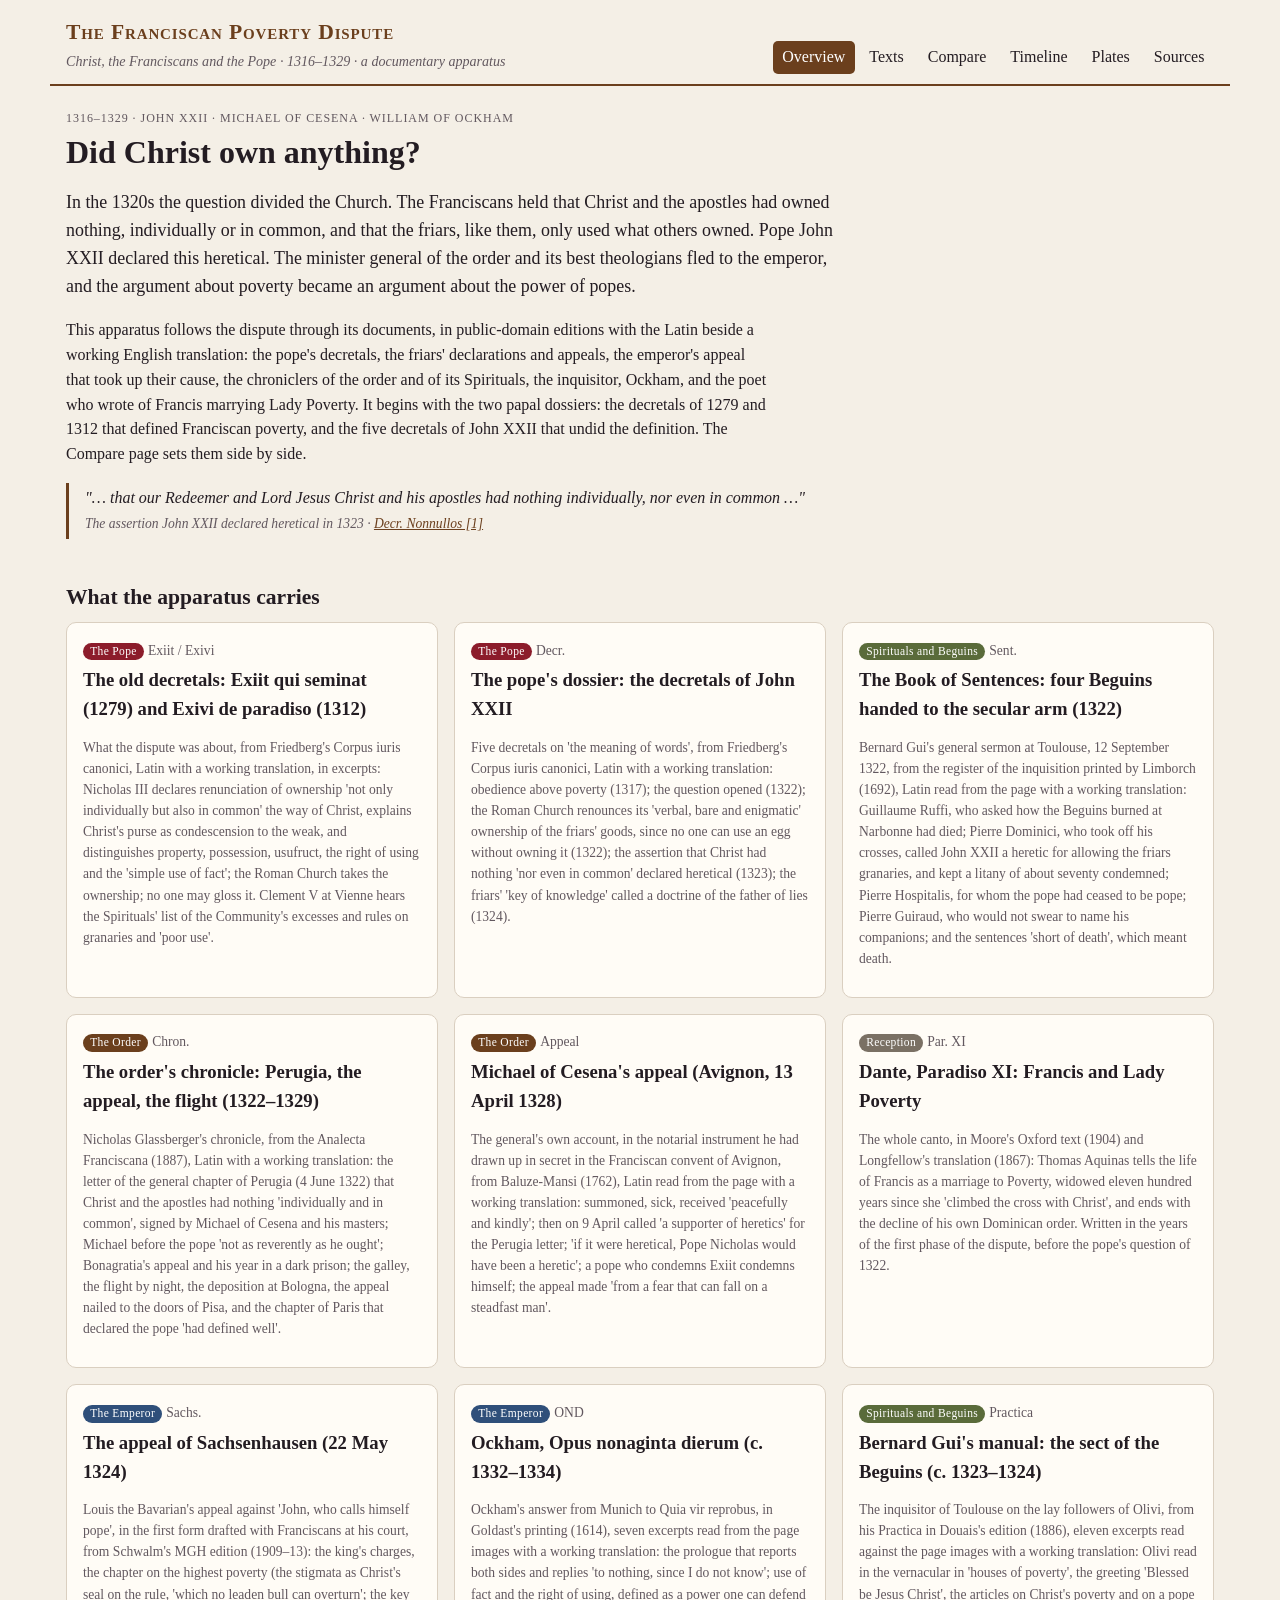
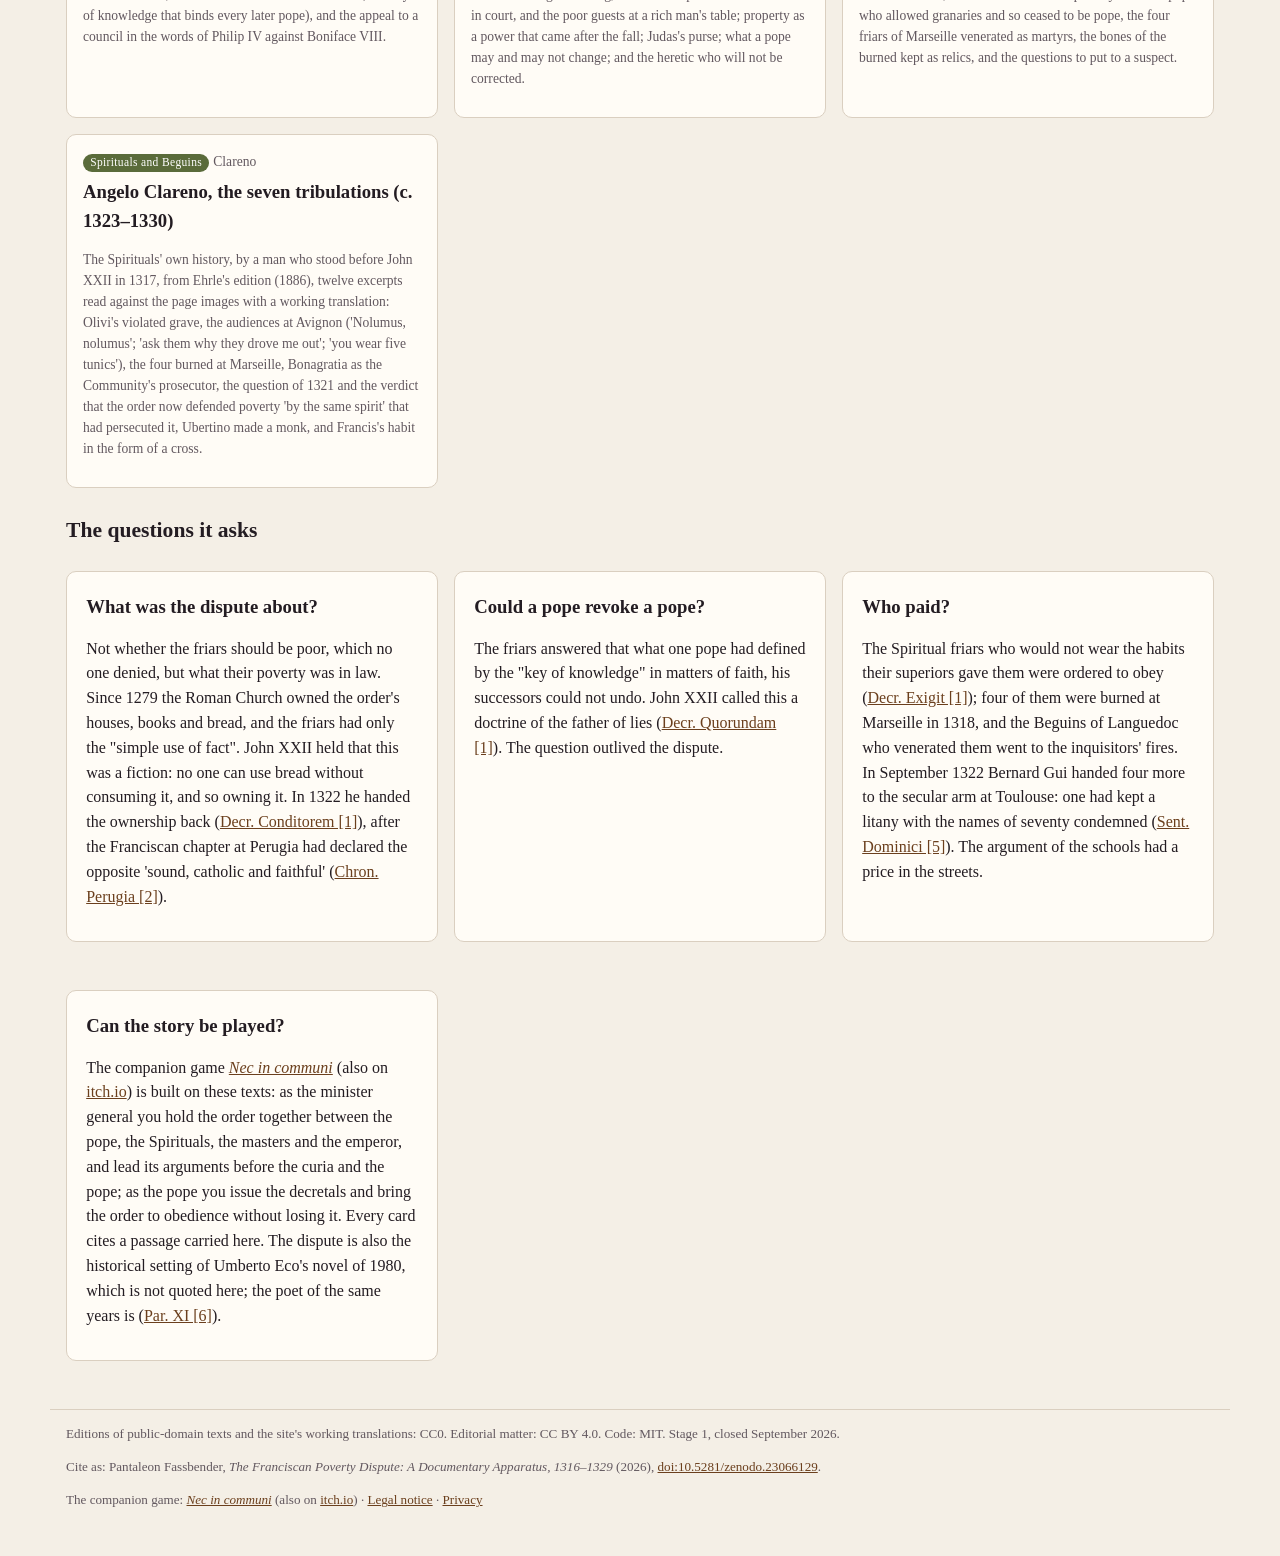
<file: index.html>
<!doctype html>
<html lang="en">
<head>
<meta charset="utf-8">
<meta name="viewport" content="width=device-width, initial-scale=1">
<title>The Franciscan Poverty Dispute</title>
<meta name="description" content="A documentary apparatus for the Franciscan poverty dispute, 1316–1329: the decretals of John XXII, the friars' declarations and appeals, the chronicles and the inquisitor, in public-domain editions with the Latin beside the English.">
<meta property="og:type" content="website">
<meta property="og:url" content="https://the-poverty-dispute.netlify.app/">
<meta property="og:title" content="The Franciscan Poverty Dispute">
<meta property="og:description" content="Did Christ own anything? The dispute between John XXII and the Franciscans, 1316–1329, in its documents, with the Latin beside a working English translation.">
<link rel="stylesheet" href="style.css">
</head>
<body>
<header class="top">
  <a class="brand" href="#/">
    <strong>The Franciscan Poverty Dispute</strong>
    <em>Christ, the Franciscans and the Pope · 1316–1329 · a documentary apparatus</em>
  </a>
  <nav>
    <a href="#/">Overview</a>
    <a href="#/texts">Texts</a>
    <a href="#/compare" id="navCompare" hidden>Compare</a>
    <a href="#/timeline">Timeline</a>
    <a href="#/plates" id="navPlates" hidden>Plates</a>
    <a href="#/sources">Sources</a>
  </nav>
</header>
<main id="view" aria-live="polite"></main>
<footer>
  <p>Editions of public-domain texts and the site's working translations: CC0. Editorial matter: CC BY 4.0. Code: MIT. Stage 1, closed September 2026.</p>
  <p>Cite as: Pantaleon Fassbender, <em>The Franciscan Poverty Dispute: A Documentary Apparatus, 1316–1329</em> (2026), <a href="https://doi.org/10.5281/zenodo.23066129">doi:10.5281/zenodo.23066129</a>.</p>
  <p>The companion game: <a href="https://nec-in-communi.netlify.app/" target="_blank" rel="noopener"><em>Nec in communi</em></a> (also on <a href="https://leofassb.itch.io/nec-in-communi" target="_blank" rel="noopener">itch.io</a>) · <a href="legal.html#notice">Legal notice</a> · <a href="legal.html#privacy">Privacy</a></p>
</footer>
<script src="app.js"></script>
</body>
</html>
</file>
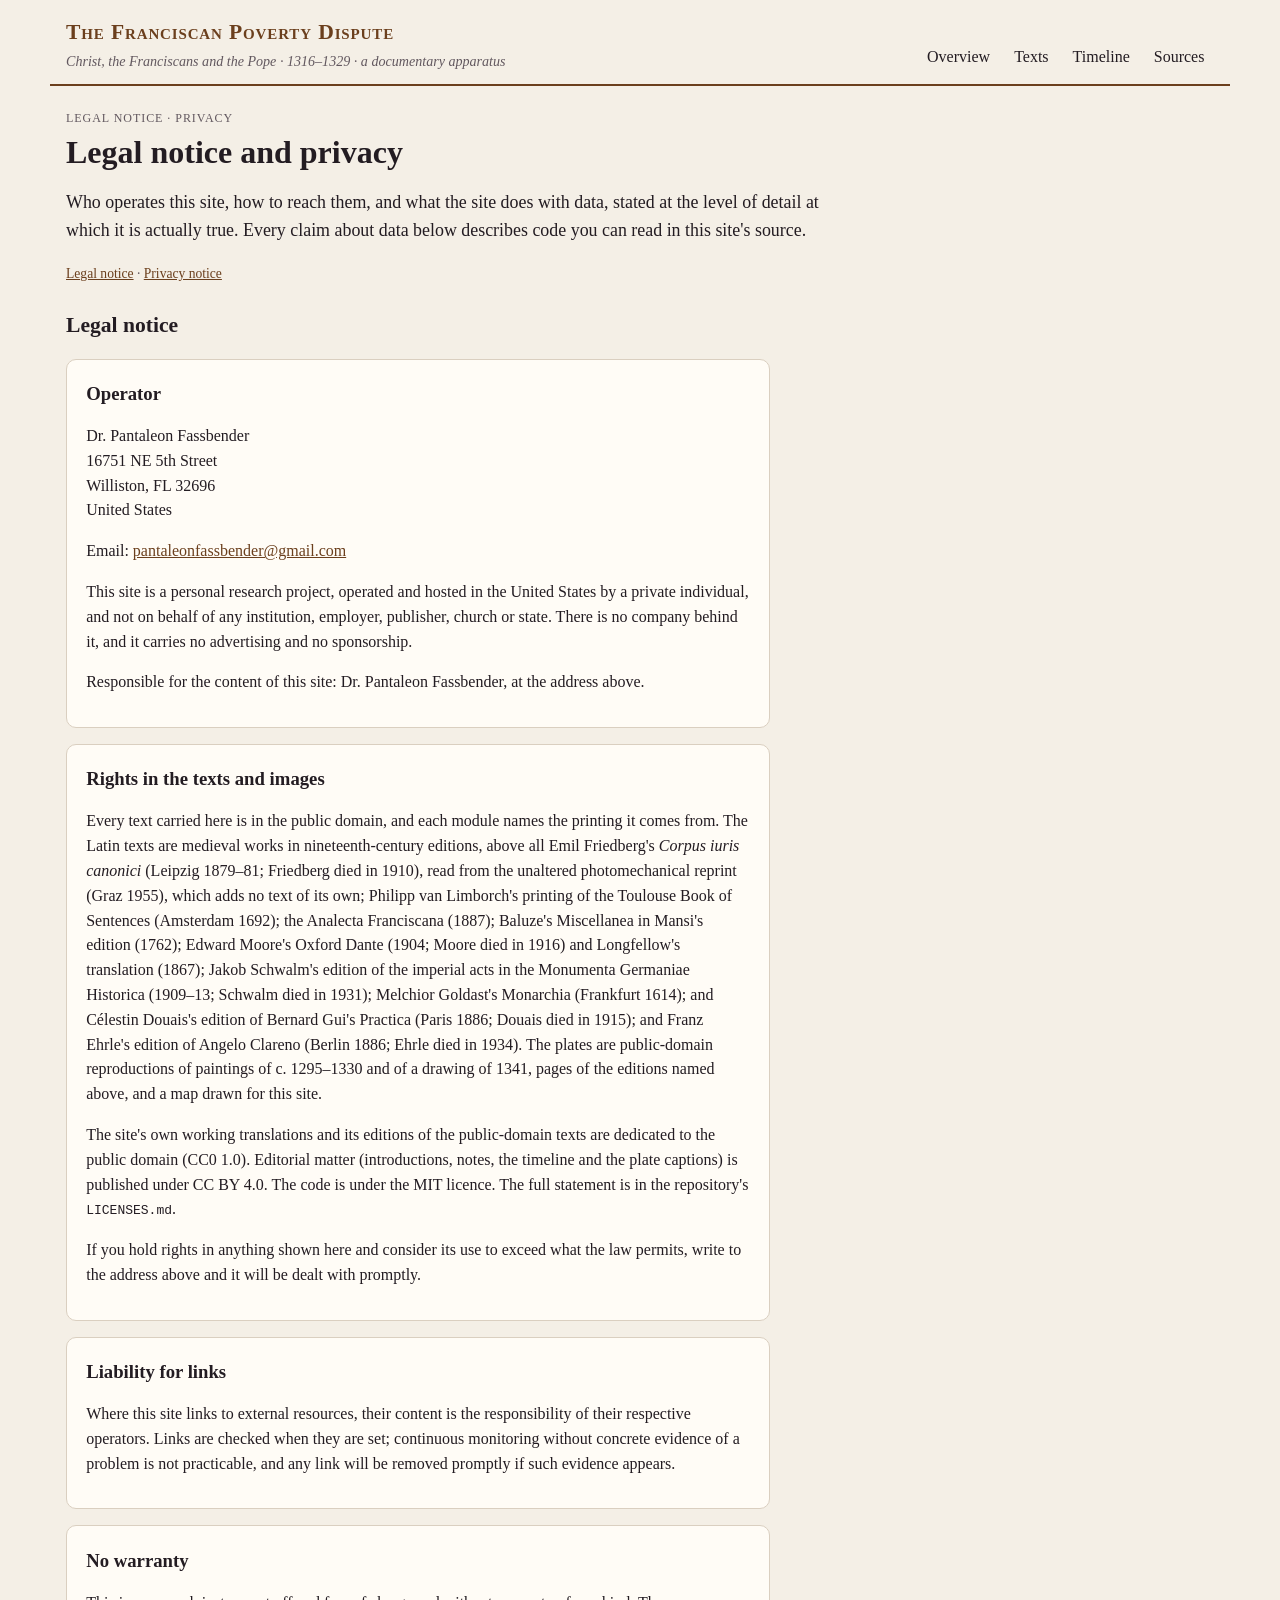
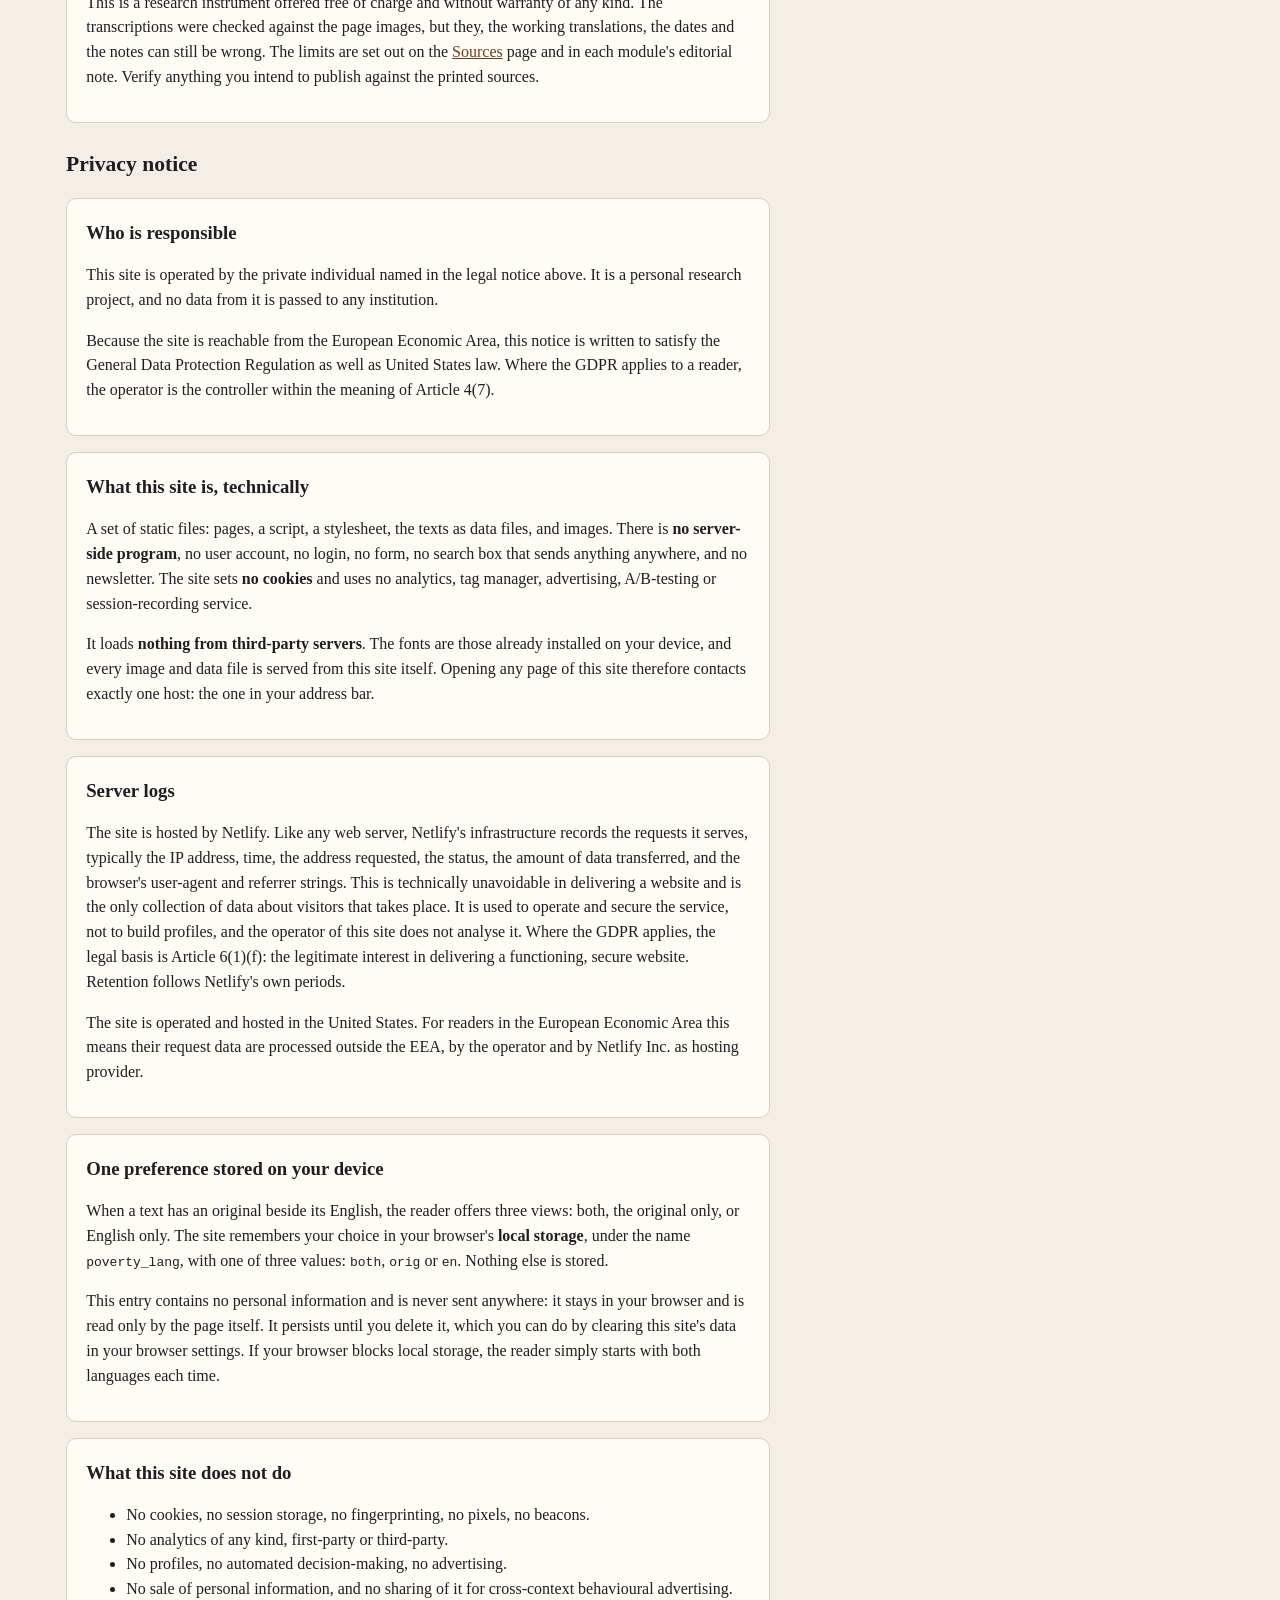
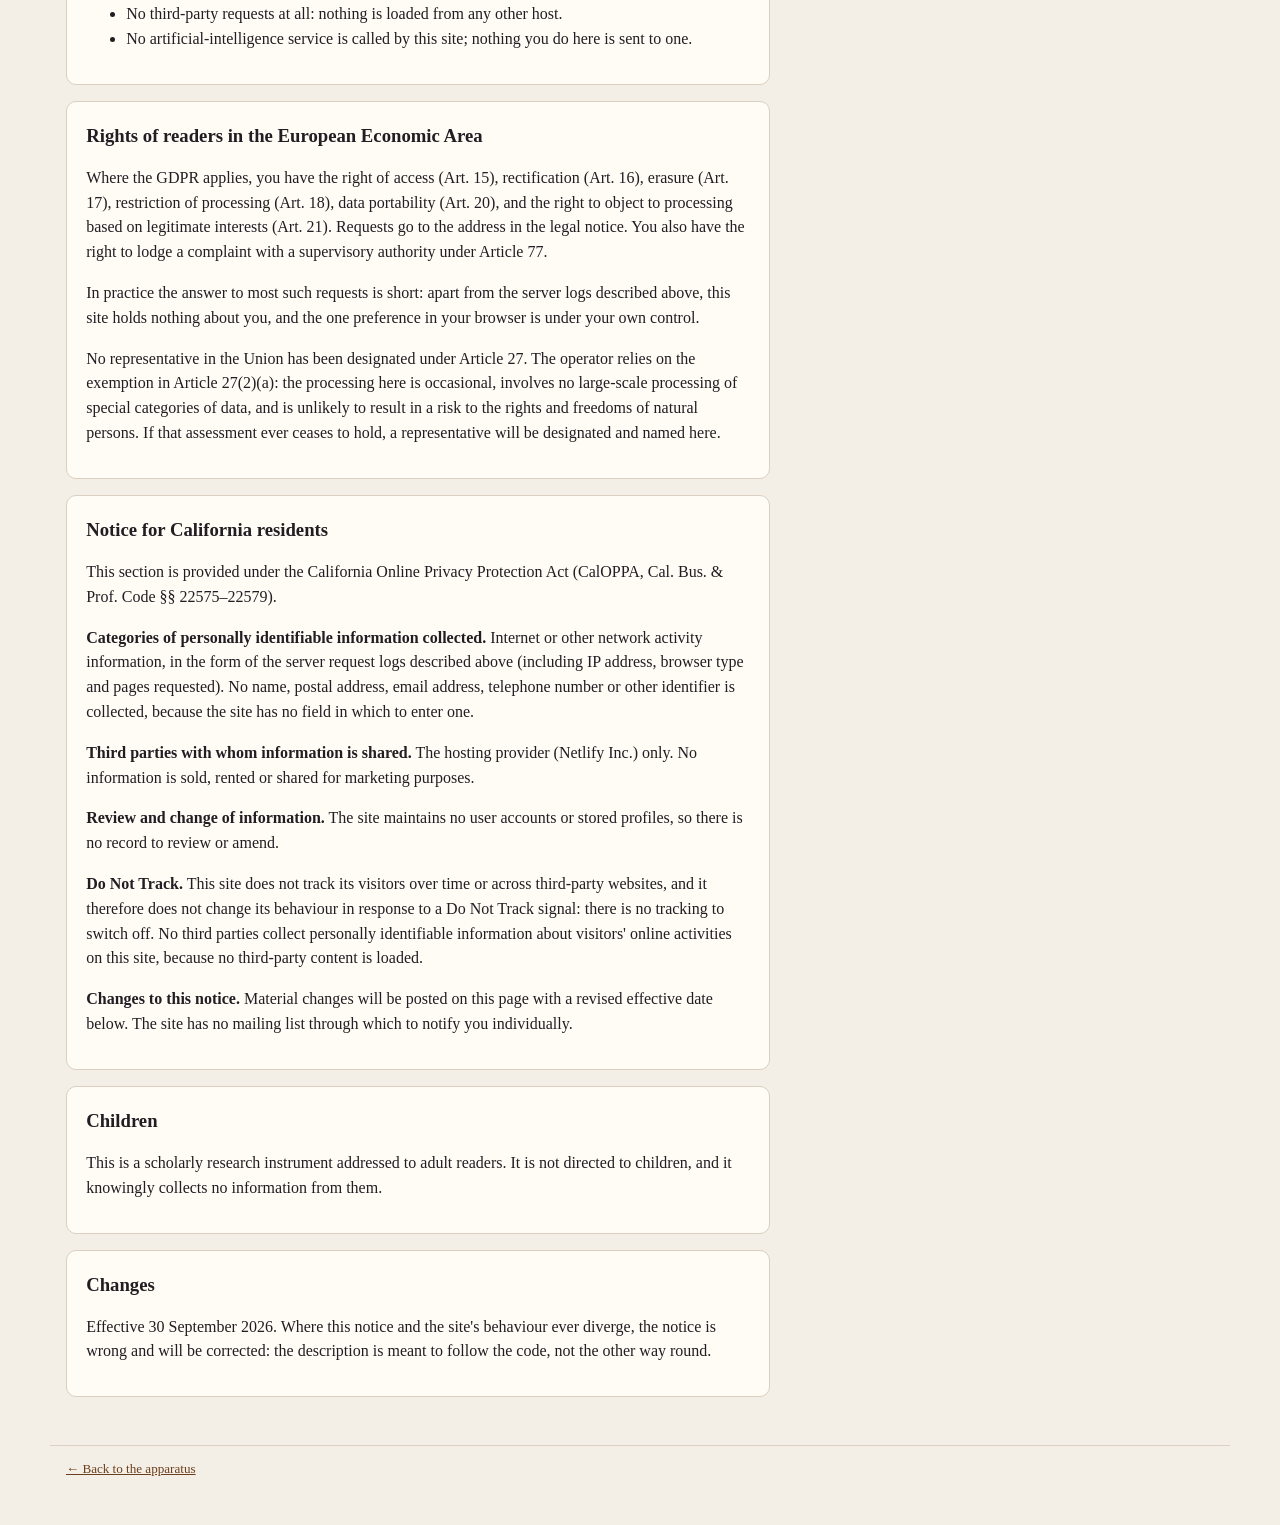
<file: legal.html>
<!doctype html>
<html lang="en">
<head>
<meta charset="utf-8">
<meta name="viewport" content="width=device-width, initial-scale=1">
<title>Legal notice and privacy · The Franciscan Poverty Dispute</title>
<meta name="description" content="Who operates this site, how to reach them, and what the site does with data.">
<link rel="stylesheet" href="style.css">
</head>
<body>
<header class="top">
  <a class="brand" href="index.html#/">
    <strong>The Franciscan Poverty Dispute</strong>
    <em>Christ, the Franciscans and the Pope · 1316–1329 · a documentary apparatus</em>
  </a>
  <nav>
    <a href="index.html#/">Overview</a>
    <a href="index.html#/texts">Texts</a>
    <a href="index.html#/timeline">Timeline</a>
    <a href="index.html#/sources">Sources</a>
  </nav>
</header>
<main>
  <span class="tag">Legal notice · Privacy</span>
  <h1>Legal notice and privacy</h1>
  <p class="lede">Who operates this site, how to reach them, and what the site does with data, stated at the level of detail at which it is actually true. Every claim about data below describes code you can read in this site's source.</p>
  <p class="fine"><a href="#notice">Legal notice</a> · <a href="#privacy">Privacy notice</a></p>

  <h2 id="notice">Legal notice</h2>

  <div class="panel readable"><h3>Operator</h3>
    <p>Dr. Pantaleon Fassbender<br>16751 NE 5th Street<br>Williston, FL 32696<br>United States</p>
    <p>Email: <a href="mailto:pantaleonfassbender@gmail.com">pantaleonfassbender@gmail.com</a></p>
    <p>This site is a personal research project, operated and hosted in the United States by a private individual, and not on behalf of any institution, employer, publisher, church or state. There is no company behind it, and it carries no advertising and no sponsorship.</p>
    <p>Responsible for the content of this site: Dr. Pantaleon Fassbender, at the address above.</p>
  </div>

  <div class="panel readable"><h3>Rights in the texts and images</h3>
    <p>Every text carried here is in the public domain, and each module names the printing it comes from. The Latin texts are medieval works in nineteenth-century editions, above all Emil Friedberg's <i>Corpus iuris canonici</i> (Leipzig 1879–81; Friedberg died in 1910), read from the unaltered photomechanical reprint (Graz 1955), which adds no text of its own; Philipp van Limborch's printing of the Toulouse Book of Sentences (Amsterdam 1692); the Analecta Franciscana (1887); Baluze's Miscellanea in Mansi's edition (1762); Edward Moore's Oxford Dante (1904; Moore died in 1916) and Longfellow's translation (1867); Jakob Schwalm's edition of the imperial acts in the Monumenta Germaniae Historica (1909–13; Schwalm died in 1931); Melchior Goldast's Monarchia (Frankfurt 1614); and Célestin Douais's edition of Bernard Gui's Practica (Paris 1886; Douais died in 1915); and Franz Ehrle's edition of Angelo Clareno (Berlin 1886; Ehrle died in 1934). The plates are public-domain reproductions of paintings of c. 1295–1330 and of a drawing of 1341, pages of the editions named above, and a map drawn for this site.</p>
    <p>The site's own working translations and its editions of the public-domain texts are dedicated to the public domain (CC0 1.0). Editorial matter (introductions, notes, the timeline and the plate captions) is published under CC BY 4.0. The code is under the MIT licence. The full statement is in the repository's <code>LICENSES.md</code>.</p>
    <p>If you hold rights in anything shown here and consider its use to exceed what the law permits, write to the address above and it will be dealt with promptly.</p>
  </div>

  <div class="panel readable"><h3>Liability for links</h3>
    <p>Where this site links to external resources, their content is the responsibility of their respective operators. Links are checked when they are set; continuous monitoring without concrete evidence of a problem is not practicable, and any link will be removed promptly if such evidence appears.</p>
  </div>

  <div class="panel readable"><h3>No warranty</h3>
    <p>This is a research instrument offered free of charge and without warranty of any kind. The transcriptions were checked against the page images, but they, the working translations, the dates and the notes can still be wrong. The limits are set out on the <a href="index.html#/sources">Sources</a> page and in each module's editorial note. Verify anything you intend to publish against the printed sources.</p>
  </div>

  <h2 id="privacy">Privacy notice</h2>

  <div class="panel readable"><h3>Who is responsible</h3>
    <p>This site is operated by the private individual named in the legal notice above. It is a personal research project, and no data from it is passed to any institution.</p>
    <p>Because the site is reachable from the European Economic Area, this notice is written to satisfy the General Data Protection Regulation as well as United States law. Where the GDPR applies to a reader, the operator is the controller within the meaning of Article 4(7).</p>
  </div>

  <div class="panel readable"><h3>What this site is, technically</h3>
    <p>A set of static files: pages, a script, a stylesheet, the texts as data files, and images. There is <strong>no server-side program</strong>, no user account, no login, no form, no search box that sends anything anywhere, and no newsletter. The site sets <strong>no cookies</strong> and uses no analytics, tag manager, advertising, A/B-testing or session-recording service.</p>
    <p>It loads <strong>nothing from third-party servers</strong>. The fonts are those already installed on your device, and every image and data file is served from this site itself. Opening any page of this site therefore contacts exactly one host: the one in your address bar.</p>
  </div>

  <div class="panel readable"><h3>Server logs</h3>
    <p>The site is hosted by Netlify. Like any web server, Netlify's infrastructure records the requests it serves, typically the IP address, time, the address requested, the status, the amount of data transferred, and the browser's user-agent and referrer strings. This is technically unavoidable in delivering a website and is the only collection of data about visitors that takes place. It is used to operate and secure the service, not to build profiles, and the operator of this site does not analyse it. Where the GDPR applies, the legal basis is Article 6(1)(f): the legitimate interest in delivering a functioning, secure website. Retention follows Netlify's own periods.</p>
    <p>The site is operated and hosted in the United States. For readers in the European Economic Area this means their request data are processed outside the EEA, by the operator and by Netlify Inc. as hosting provider.</p>
  </div>

  <div class="panel readable"><h3>One preference stored on your device</h3>
    <p>When a text has an original beside its English, the reader offers three views: both, the original only, or English only. The site remembers your choice in your browser's <strong>local storage</strong>, under the name <code>poverty_lang</code>, with one of three values: <code>both</code>, <code>orig</code> or <code>en</code>. Nothing else is stored.</p>
    <p>This entry contains no personal information and is never sent anywhere: it stays in your browser and is read only by the page itself. It persists until you delete it, which you can do by clearing this site's data in your browser settings. If your browser blocks local storage, the reader simply starts with both languages each time.</p>
  </div>

  <div class="panel readable"><h3>What this site does not do</h3>
    <ul>
      <li>No cookies, no session storage, no fingerprinting, no pixels, no beacons.</li>
      <li>No analytics of any kind, first-party or third-party.</li>
      <li>No profiles, no automated decision-making, no advertising.</li>
      <li>No sale of personal information, and no sharing of it for cross-context behavioural advertising.</li>
      <li>No third-party requests at all: nothing is loaded from any other host.</li>
      <li>No artificial-intelligence service is called by this site; nothing you do here is sent to one.</li>
    </ul>
  </div>

  <div class="panel readable"><h3>Rights of readers in the European Economic Area</h3>
    <p>Where the GDPR applies, you have the right of access (Art. 15), rectification (Art. 16), erasure (Art. 17), restriction of processing (Art. 18), data portability (Art. 20), and the right to object to processing based on legitimate interests (Art. 21). Requests go to the address in the legal notice. You also have the right to lodge a complaint with a supervisory authority under Article 77.</p>
    <p>In practice the answer to most such requests is short: apart from the server logs described above, this site holds nothing about you, and the one preference in your browser is under your own control.</p>
    <p>No representative in the Union has been designated under Article 27. The operator relies on the exemption in Article 27(2)(a): the processing here is occasional, involves no large-scale processing of special categories of data, and is unlikely to result in a risk to the rights and freedoms of natural persons. If that assessment ever ceases to hold, a representative will be designated and named here.</p>
  </div>

  <div class="panel readable"><h3>Notice for California residents</h3>
    <p>This section is provided under the California Online Privacy Protection Act (CalOPPA, Cal. Bus. &amp; Prof. Code §§ 22575–22579).</p>
    <p><strong>Categories of personally identifiable information collected.</strong> Internet or other network activity information, in the form of the server request logs described above (including IP address, browser type and pages requested). No name, postal address, email address, telephone number or other identifier is collected, because the site has no field in which to enter one.</p>
    <p><strong>Third parties with whom information is shared.</strong> The hosting provider (Netlify Inc.) only. No information is sold, rented or shared for marketing purposes.</p>
    <p><strong>Review and change of information.</strong> The site maintains no user accounts or stored profiles, so there is no record to review or amend.</p>
    <p><strong>Do Not Track.</strong> This site does not track its visitors over time or across third-party websites, and it therefore does not change its behaviour in response to a Do Not Track signal: there is no tracking to switch off. No third parties collect personally identifiable information about visitors' online activities on this site, because no third-party content is loaded.</p>
    <p><strong>Changes to this notice.</strong> Material changes will be posted on this page with a revised effective date below. The site has no mailing list through which to notify you individually.</p>
  </div>

  <div class="panel readable"><h3>Children</h3>
    <p>This is a scholarly research instrument addressed to adult readers. It is not directed to children, and it knowingly collects no information from them.</p>
  </div>

  <div class="panel readable"><h3>Changes</h3>
    <p>Effective 30 September 2026. Where this notice and the site's behaviour ever diverge, the notice is wrong and will be corrected: the description is meant to follow the code, not the other way round.</p>
  </div>
</main>
<footer>
  <p><a href="index.html#/">← Back to the apparatus</a></p>
</footer>
</body>
</html>
</file>
<file: style.css>
:root{
  --paper:#f4efe6; --panel:#fffcf6; --ink:#231c22; --ink2:#62585f; --line:#dacfc0;
  --red:#6b3f1d; --gold:#8a6d2f; --sea:#2f5d62;
  --papacy:#8c1c2b; --order:#6b3f1d; --spirituals:#5a6b3a; --empire:#2f4f7a; --reception:#7a7064;
  --serif:"Iowan Old Style","Palatino Linotype",Palatino,"Book Antiqua",Georgia,serif;
}
*{box-sizing:border-box}
body{margin:0; background:var(--paper); color:var(--ink); font-family:var(--serif); line-height:1.55}
a{color:var(--red)}
.top{display:flex; justify-content:space-between; align-items:flex-end; flex-wrap:wrap; gap:.6rem 1.5rem;
  max-width:1180px; margin:0 auto; padding:1rem 16px .6rem; border-bottom:2px solid var(--red)}
.brand{text-decoration:none; color:inherit}
.brand strong{display:block; font-size:1.35rem; color:var(--red); font-variant:small-caps; letter-spacing:.04em}
.brand em{font-size:.88rem; color:var(--ink2)}
.top nav{display:flex; gap:.3rem; flex-wrap:wrap}
.top nav a{text-decoration:none; color:var(--ink); padding:.25rem .6rem; border-radius:5px}
.top nav a.on{background:var(--red); color:#fff}
main{max-width:1180px; margin:0 auto; padding:1.2rem 16px 2rem}
footer{max-width:1180px; margin:0 auto; padding:0 16px 2rem; font-size:.82rem; color:var(--ink2); border-top:1px solid var(--line)}
h1{font-size:2rem; margin:.2rem 0 .6rem; line-height:1.2}
h2{font-size:1.35rem; margin:1.6rem 0 .5rem}
h3{margin:.2rem 0 .3rem}
.lede{font-size:1.12rem; max-width:48rem}
.fine{font-size:.85rem; color:var(--ink2)}
.tag{font-size:.75rem; letter-spacing:.08em; text-transform:uppercase; color:var(--ink2)}
.panel{background:var(--panel); border:1px solid var(--line); border-radius:10px; padding:1rem 1.2rem; margin:1rem 0}
.readable{max-width:44rem}
.grid{display:grid; gap:1rem}
.g2{grid-template-columns:repeat(auto-fill,minmax(300px,1fr))}
.g4{grid-template-columns:repeat(auto-fill,minmax(210px,1fr))}
.card{background:var(--panel); border:1px solid var(--line); border-radius:10px; padding:.9rem 1rem; text-decoration:none; color:inherit; display:block}
a.card:hover{border-color:var(--red)}
.card.planned{opacity:.72; border-style:dashed}
.side{display:inline-block; font-size:.72rem; padding:0 .45rem; border-radius:99px; color:#fff; letter-spacing:.03em}
.side.papacy{background:var(--papacy)} .side.order{background:var(--order)} .side.spirituals{background:var(--spirituals)}
.side.empire{background:var(--empire)} .side.reception{background:var(--reception)}
.hero{display:grid; grid-template-columns:minmax(0,1.5fr) minmax(0,1fr); gap:1.5rem; align-items:start}
.hero.one{grid-template-columns:1fr}
.hero img{width:100%; border-radius:8px; border:1px solid var(--line)}
figure{margin:0}
figcaption{font-size:.85rem; color:var(--ink2); margin-top:.4rem}
.quote{border-left:3px solid var(--red); padding:.2rem 0 .2rem 1rem; margin:1rem 0; font-style:italic}
/* reader */
.toc{display:flex; flex-wrap:wrap; gap:.4rem; margin:.6rem 0 1rem}
.toc a{border:1px solid var(--line); border-radius:6px; padding:.2rem .6rem; text-decoration:none; color:var(--ink); background:var(--panel); font-size:.9rem}
.toc a.on{border-color:var(--red); background:var(--red); color:#fff}
.langbar{display:flex; gap:.3rem; margin:.4rem 0 1rem}
.langbar button{font:inherit; font-size:.85rem; background:var(--panel); border:1px solid var(--line); border-radius:6px; padding:.2rem .7rem; cursor:pointer}
.langbar button.on{background:var(--ink); color:var(--paper); border-color:var(--ink)}
.unit{display:grid; grid-template-columns:4.6rem minmax(0,1fr); gap:.3rem .8rem; padding:.55rem 0; border-bottom:1px dotted var(--line)}
.unit .num{font-size:.78rem; color:var(--ink2); text-align:right; padding-top:.2rem}
.unit .num a{color:inherit; text-decoration:none}
.unit .pg{display:block; font-size:.7rem; line-height:1.25; margin-top:.3rem; color:var(--ink2); opacity:.85}
.unit.hl{background:#efdfe6}
.unit .cols{display:grid; grid-template-columns:1fr 1fr; gap:1.2rem}
.unit .cols.one{grid-template-columns:1fr}
.unit .orig{color:var(--ink2)}
.unit .orig[lang=grc]{font-family:"Gentium Plus","Gentium Book Plus","Palatino Linotype","GFS Didot","Times New Roman",serif; color:var(--ink); font-size:1.02em; line-height:1.6}
.unit.label .text{font-variant:small-caps; letter-spacing:.03em; font-weight:600; color:var(--red)}
.unit h4{margin:0 0 .3rem; font-size:.95rem; color:var(--red)}
.unit .text,.unit .orig{white-space:pre-line}
.unit .orig[dir=rtl]{font-family:"Traditional Arabic","Sakkal Majalla","Noto Naskh Arabic","Geeza Pro",serif; font-size:1.3em; line-height:1.9; color:var(--ink)}
.unit .translit{margin-top:.5rem; font-size:.88em; font-style:italic; color:var(--ink2)}
.note{grid-column:2; font-size:.84rem; color:var(--ink2); border-left:2px solid var(--gold); padding-left:.6rem}
.hinweis{font-size:.9rem}
/* timeline */
.tl{position:relative; margin:1rem 0 0 .6rem; padding-left:1.4rem; border-left:2px solid var(--line)}
.st{position:relative; margin:0 0 1.2rem; display:grid; grid-template-columns:minmax(0,1fr) 140px; gap:1rem; align-items:start}
.st::before{content:""; position:absolute; left:-1.95rem; top:.35rem; width:12px; height:12px; border-radius:50%; background:var(--c,var(--ink)); border:2px solid var(--paper)}
.st .d{font-size:.82rem; color:var(--ink2)}
.st img{width:140px; border-radius:6px; border:1px solid var(--line)}
.st p{margin:.2rem 0}
.legend{display:flex; flex-wrap:wrap; gap:.4rem}
/* plates */
.plate img{width:100%; border-radius:6px; border:1px solid var(--line); background:#fff}
.lightbox{position:fixed; inset:0; background:rgba(20,16,12,.85); display:flex; align-items:center; justify-content:center; padding:16px; z-index:10}
.lightbox img{max-width:100%; max-height:86vh; border-radius:6px}
.lightbox .cap{color:#f5efe2; max-width:44rem; font-size:.9rem; margin-top:.6rem}
.lightbox figure{text-align:center}
/* compare */
.cmp{display:grid; gap:1rem; margin-top:1rem}
.cmp.n2{grid-template-columns:1fr 1fr}
.cmp.n3{grid-template-columns:repeat(3,minmax(0,1fr))}
.cmp.n4{grid-template-columns:1fr 1fr}
.voice{background:var(--panel); border:1px solid var(--line); border-radius:10px; padding:.8rem 1rem}
.vhead{border-bottom:1px solid var(--line); padding-bottom:.5rem; margin-bottom:.5rem}
.vunit{margin:.7rem 0}
.vunit .text{white-space:pre-line}
@media (max-width:760px){
  .cmp.n2,.cmp.n3,.cmp.n4{grid-template-columns:1fr}
  .hero{grid-template-columns:1fr}
  .unit .cols{grid-template-columns:1fr}
  .st{grid-template-columns:1fr}
  .st img{width:110px}
  h1{font-size:1.6rem}
}
@media (prefers-color-scheme: dark){
  :root:not([data-theme="light"]){--paper:#1c171b; --panel:#262026; --ink:#ece4ea; --ink2:#b3a8b0; --line:#43383f; --red:#d9a77c}
  :root:not([data-theme="light"]) .unit.hl{background:#3a2a35}
  :root:not([data-theme="light"]) .top nav a.on, :root:not([data-theme="light"]) .toc a.on{color:#1c171b}
}
</file>
